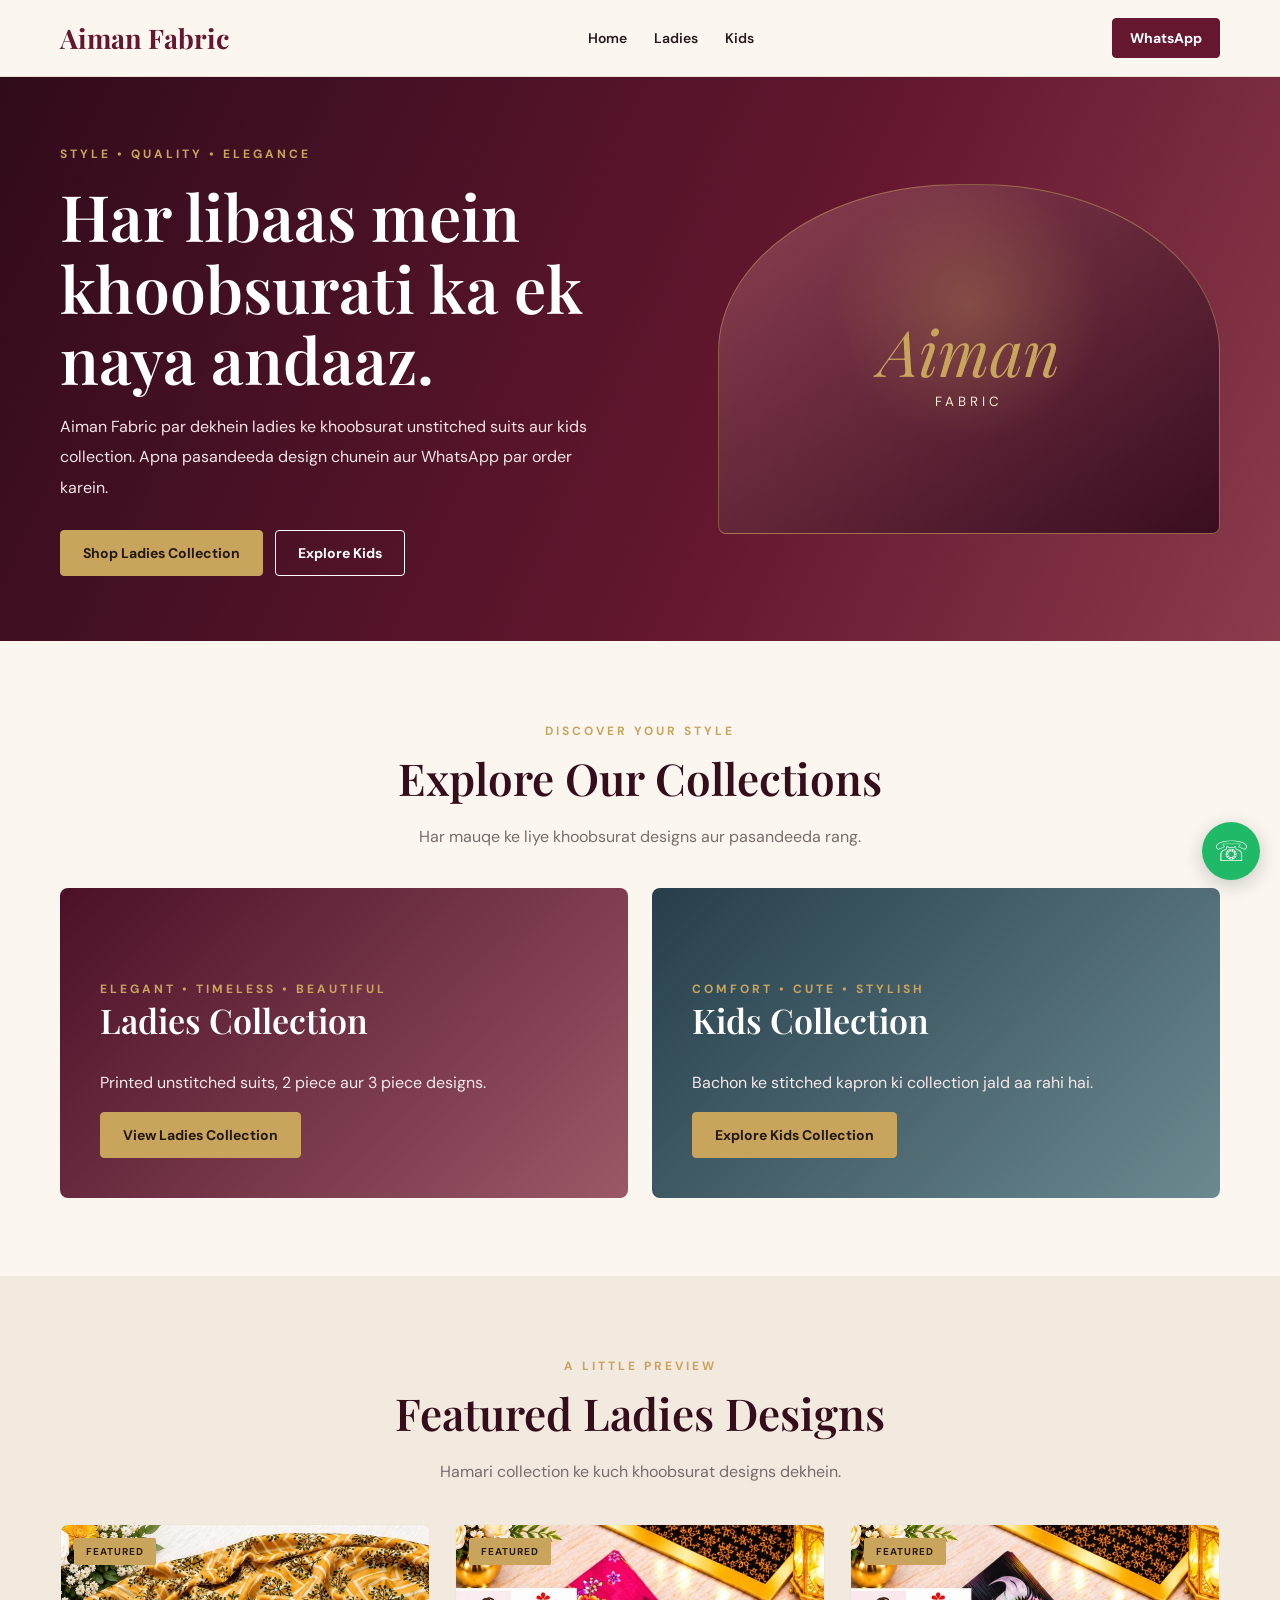
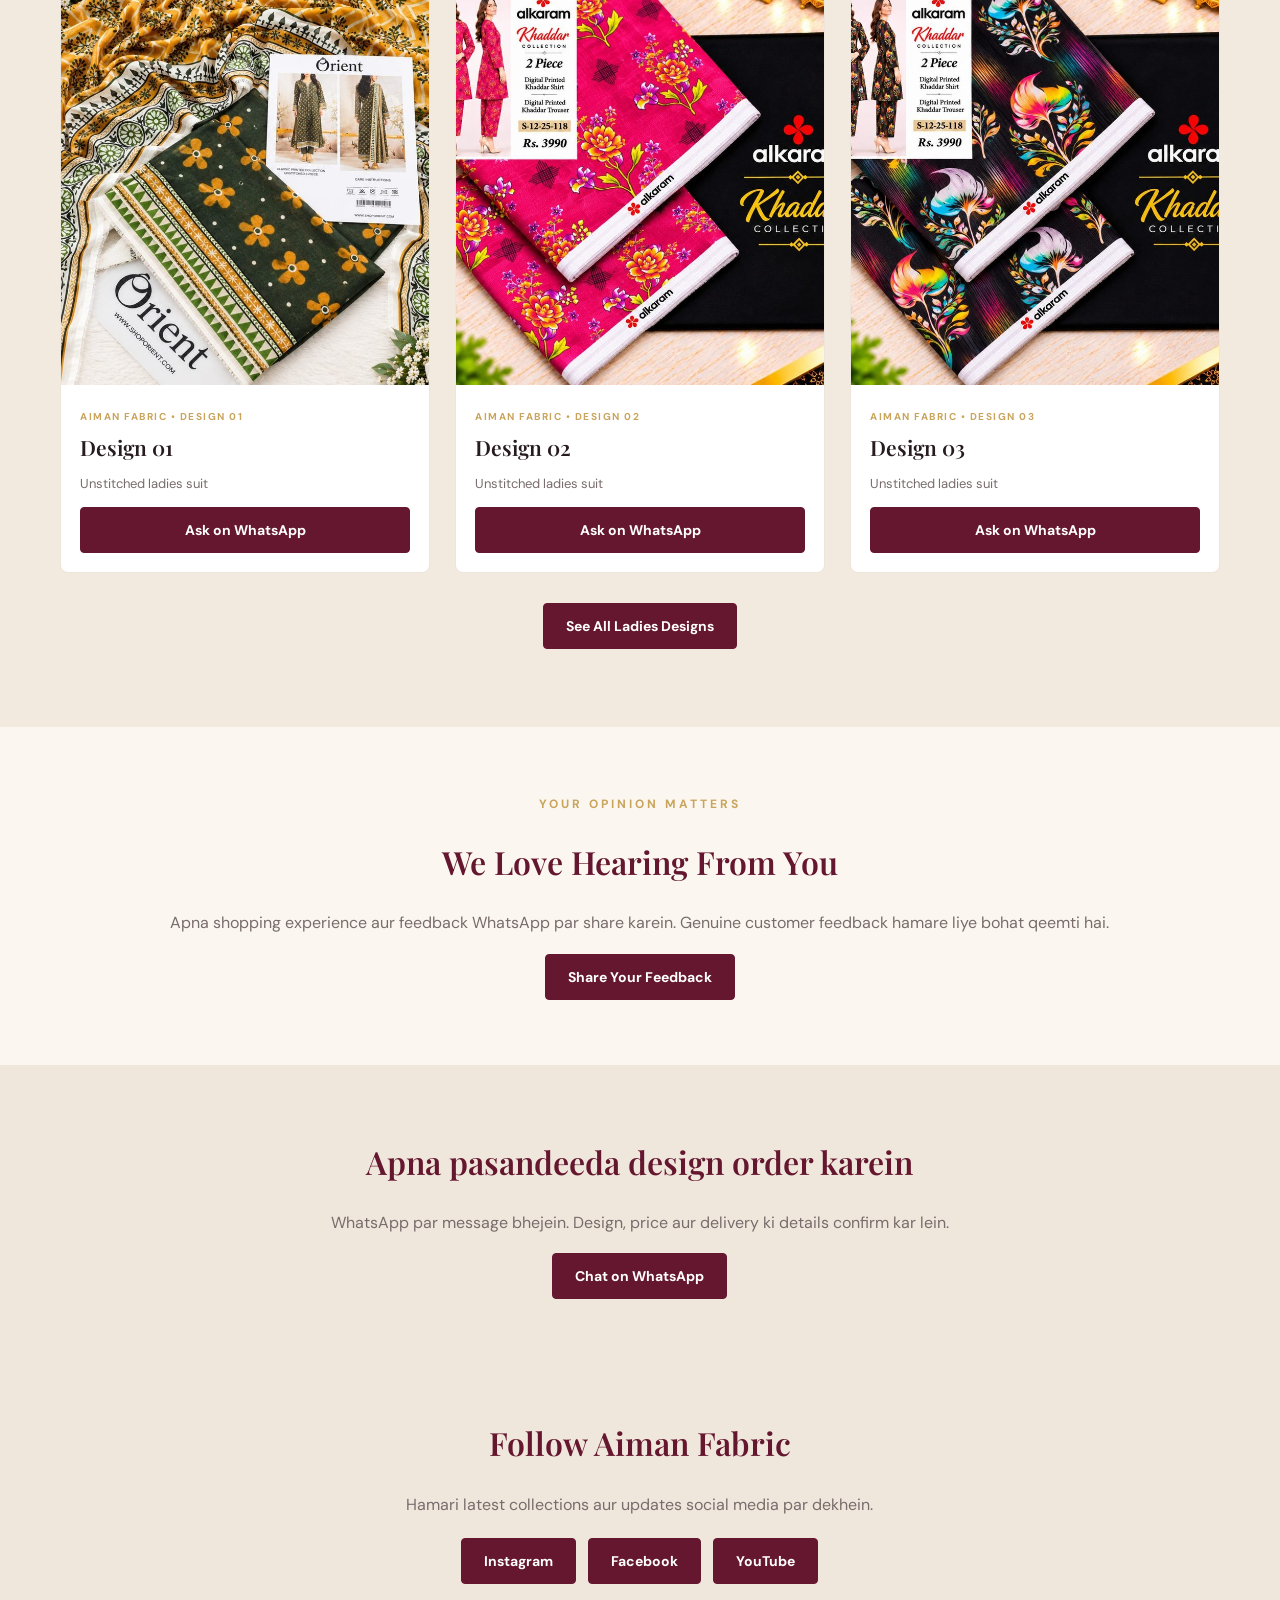
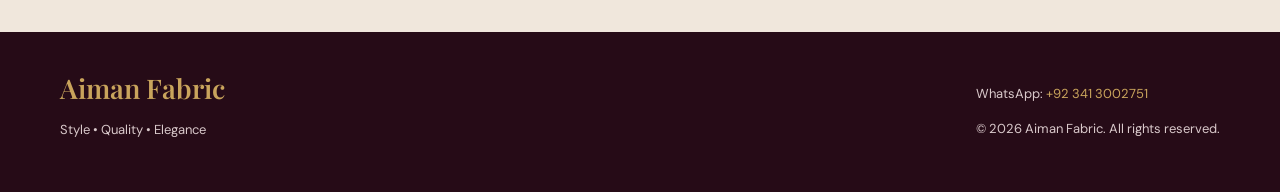
<file: index.html>
<!DOCTYPE html>
<html lang="en">
<head>
  <meta charset="UTF-8">
  <meta name="viewport" content="width=device-width, initial-scale=1.0">
  <title>Aiman Fabric | Style, Quality & Elegance</title>
  <meta name="description" content="Explore beautiful ladies unstitched suits and kids wear at Aiman Fabric.">
  <link rel="stylesheet" href="style.css">
</head>
<body>
<header class="site-header">
  <div class="wrap navbar">
    <a class="brand" href="index.html">Aiman Fabric</a>
    <nav class="nav-links">
      <a href="index.html">Home</a><a href="ladies.html">Ladies</a><a href="kids.html">Kids</a>
    </nav>
    <a class="btn btn-small" href="https://wa.me/923413002751" target="_blank" rel="noopener">WhatsApp</a>
  </div>
</header>

<main>
  <section class="hero">
    <div class="wrap hero-inner">
      <div>
        <span class="eyebrow">Style • Quality • Elegance</span>
        <h1>Har libaas mein khoobsurati ka ek naya andaaz.</h1>
        <p>Aiman Fabric par dekhein ladies ke khoobsurat unstitched suits aur kids collection. Apna pasandeeda design chunein aur WhatsApp par order karein.</p>
        <div class="hero-actions">
          <a class="btn btn-gold" href="ladies.html">Shop Ladies Collection</a>
          <a class="btn btn-outline" style="border-color:white;color:white" href="kids.html">Explore Kids</a>
        </div>
      </div>
      <div class="hero-art"><div><span>Aiman</span><small>FABRIC</small></div></div>
    </div>
  </section>

  <section class="section">
    <div class="wrap">
      <div class="section-heading reveal">
        <span class="eyebrow">Discover your style</span>
        <h2>Explore Our Collections</h2>
        <p>Har mauqe ke liye khoobsurat designs aur pasandeeda rang.</p>
      </div>
      <div class="category-grid">
        <article class="category-card reveal">
          <span class="eyebrow">Elegant • Timeless • Beautiful</span>
          <h3>Ladies Collection</h3>
          <p>Printed unstitched suits, 2 piece aur 3 piece designs.</p>
          <a class="btn btn-gold" href="ladies.html">View Ladies Collection</a>
        </article>
        <article class="category-card kids reveal">
          <span class="eyebrow">Comfort • Cute • Stylish</span>
          <h3>Kids Collection</h3>
          <p>Bachon ke stitched kapron ki collection jald aa rahi hai.</p>
          <a class="btn btn-gold" href="kids.html">Explore Kids Collection</a>
        </article>
      </div>
    </div>
  </section>

  <section class="section" style="background:#f2e9df">
    <div class="wrap">
      <div class="section-heading reveal">
        <span class="eyebrow">A little preview</span>
        <h2>Featured Ladies Designs</h2>
        <p>Hamari collection ke kuch khoobsurat designs dekhein.</p>
      </div>
      <div class="product-grid">
        <article class="product-card reveal">
          <div class="product-image">
            <img src="images/ladies-01.jpg" alt="Ladies suit design 1" loading="lazy">
            <span class="product-tag">Featured</span>
          </div>
          <div class="product-info">
            <span class="product-number">AIMAN FABRIC • DESIGN 01</span>
            <h3>Design 01</h3><p>Unstitched ladies suit</p>
            <a class="btn product-order" href="https://wa.me/923413002751?text=Assalam%20o%20Alaikum%2C%20mujhe%20Ladies%20Design%2001%20ki%20details%20chahiye." target="_blank" rel="noopener">Ask on WhatsApp</a>
          </div>
        </article>
        <article class="product-card reveal">
          <div class="product-image">
            <img src="images/ladies-02.jpg" alt="Ladies suit design 2" loading="lazy">
            <span class="product-tag">Featured</span>
          </div>
          <div class="product-info">
            <span class="product-number">AIMAN FABRIC • DESIGN 02</span>
            <h3>Design 02</h3><p>Unstitched ladies suit</p>
            <a class="btn product-order" href="https://wa.me/923413002751?text=Assalam%20o%20Alaikum%2C%20mujhe%20Ladies%20Design%2002%20ki%20details%20chahiye." target="_blank" rel="noopener">Ask on WhatsApp</a>
          </div>
        </article>
        <article class="product-card reveal">
          <div class="product-image">
            <img src="images/ladies-03.jpg" alt="Ladies suit design 3" loading="lazy">
            <span class="product-tag">Featured</span>
          </div>
          <div class="product-info">
            <span class="product-number">AIMAN FABRIC • DESIGN 03</span>
            <h3>Design 03</h3><p>Unstitched ladies suit</p>
            <a class="btn product-order" href="https://wa.me/923413002751?text=Assalam%20o%20Alaikum%2C%20mujhe%20Ladies%20Design%2003%20ki%20details%20chahiye." target="_blank" rel="noopener">Ask on WhatsApp</a>
          </div>
        </article>
      </div>
      <div style="text-align:center;margin-top:30px">
        <a class="btn" href="ladies.html">See All Ladies Designs</a>
      </div>
    </div>
  </section>

  <section class="feedback-section">
    <div class="wrap reveal">
      <span class="eyebrow">Your opinion matters</span>
      <h2>We Love Hearing From You</h2>
      <p>Apna shopping experience aur feedback WhatsApp par share karein. Genuine customer feedback hamare liye bohat qeemti hai.</p>
      <a class="btn" href="https://wa.me/923413002751?text=Assalam%20o%20Alaikum%2C%20main%20Aiman%20Fabric%20ke%20bare%20mein%20apna%20feedback%20share%20karna%20chahta%2Fchahti%20hoon." target="_blank" rel="noopener">Share Your Feedback</a>
    </div>
  </section>

  <section class="order-strip">
    <div class="wrap">
      <h2>Apna pasandeeda design order karein</h2>
      <p>WhatsApp par message bhejein. Design, price aur delivery ki details confirm kar lein.</p>
      <a class="btn" href="https://wa.me/923413002751?text=Assalam%20o%20Alaikum%2C%20mujhe%20Aiman%20Fabric%20ki%20collection%20dekhni%20hai." target="_blank" rel="noopener">Chat on WhatsApp</a>
    </div>
  </section>

  <section class="order-strip">
    <div class="wrap">
      <h2>Follow Aiman Fabric</h2>
      <p>Hamari latest collections aur updates social media par dekhein.</p>
      <div style="display:flex;justify-content:center;gap:12px;flex-wrap:wrap;margin-top:20px">
        <a class="btn" href="https://www.instagram.com/aiman.fabric/" target="_blank" rel="noopener">Instagram</a>
        <a class="btn" href="https://www.facebook.com/share/18s9bSbmYx/" target="_blank" rel="noopener">Facebook</a>
        <a class="btn" href="https://www.youtube.com/channel/UClzyJKndCQKOyNDF1zIoYUw" target="_blank" rel="noopener">YouTube</a>
      </div>
    </div>
  </section>
</main>

<footer class="site-footer">
  <div class="wrap footer-inner">
    <div><div class="footer-brand">Aiman Fabric</div><p>Style • Quality • Elegance</p></div>
    <div><p>WhatsApp: <a href="https://wa.me/923413002751" target="_blank" rel="noopener">+92 341 3002751</a></p><p>© <span id="year"></span> Aiman Fabric. All rights reserved.</p></div>
  </div>
</footer>
<a class="float-wa" href="https://wa.me/923413002751" target="_blank" rel="noopener" aria-label="WhatsApp">☏</a>
<script src="script.js"></script>
</body>
</html>
</file>
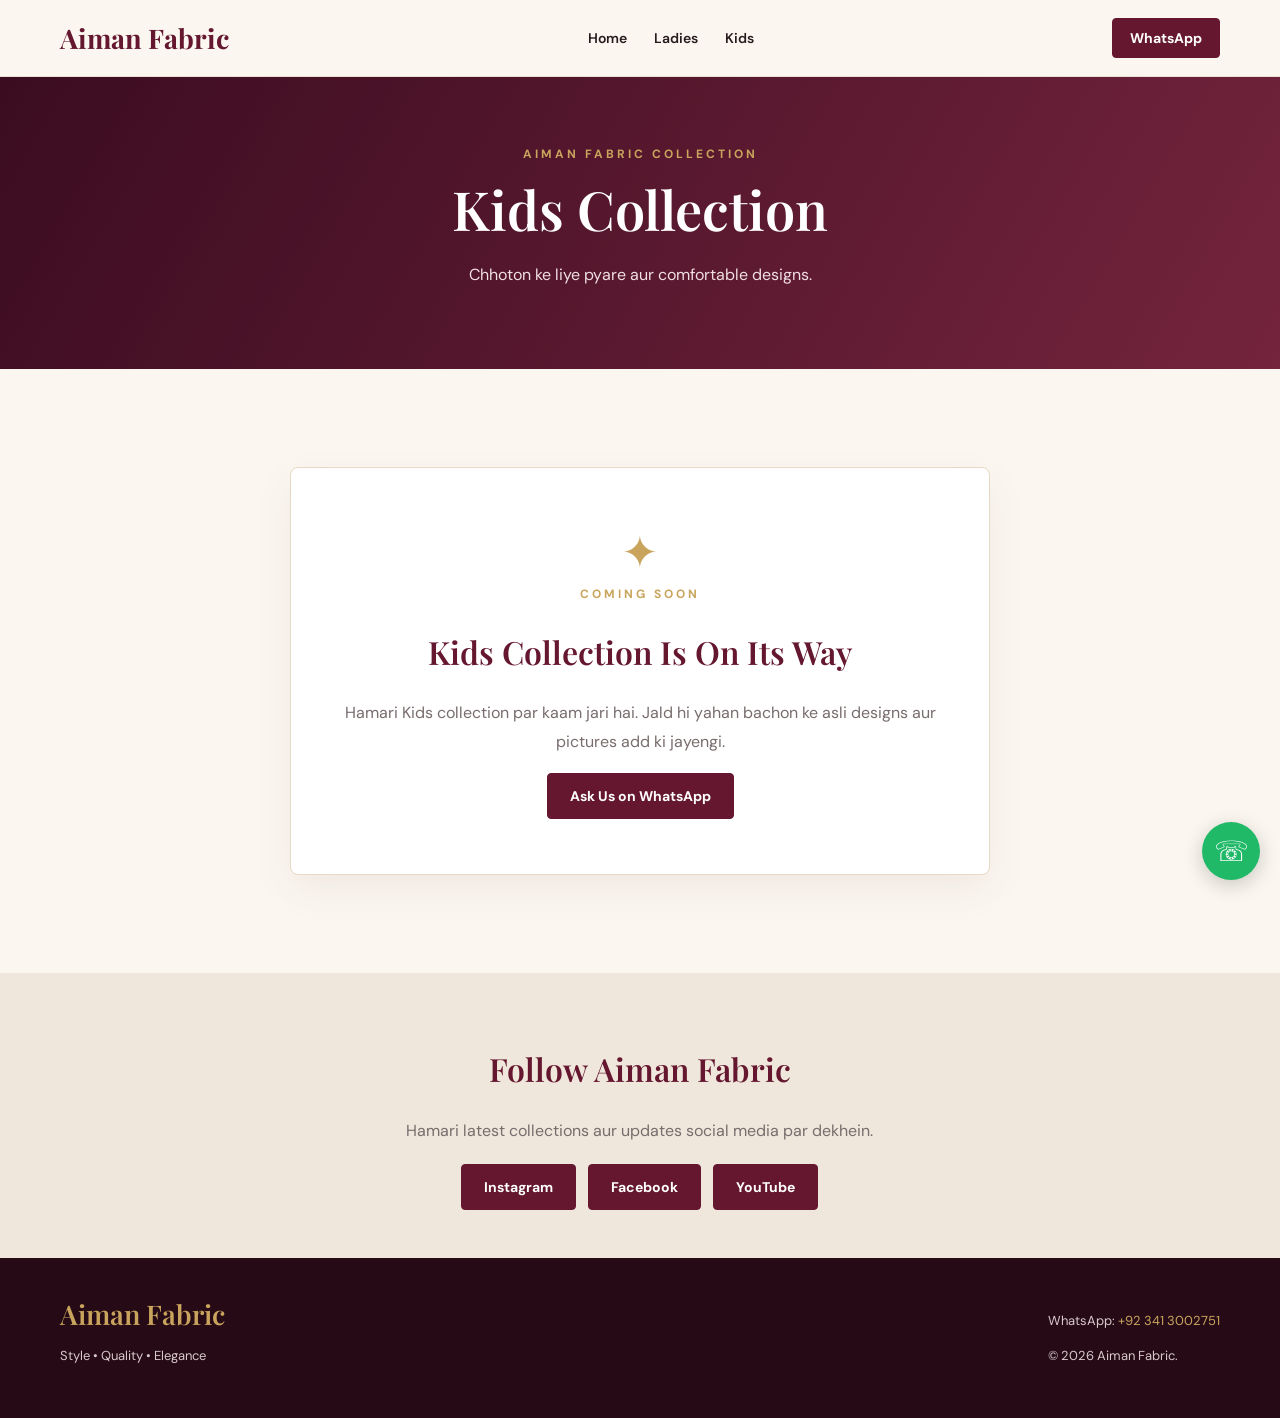
<file: kids.html>
<!DOCTYPE html>
<html lang="en">
<head>
  <meta charset="UTF-8">
  <meta name="viewport" content="width=device-width, initial-scale=1.0">
  <title>Kids Collection | Aiman Fabric</title>
  <meta name="description" content="Aiman Fabric kids collection. New designs coming soon.">
  <link rel="stylesheet" href="style.css">
</head>
<body>
<header class="site-header">
  <div class="wrap navbar">
    <a class="brand" href="index.html">Aiman Fabric</a>
    <nav class="nav-links">
      <a href="index.html">Home</a><a href="ladies.html">Ladies</a><a href="kids.html">Kids</a>
    </nav>
    <a class="btn btn-small" href="https://wa.me/923413002751" target="_blank" rel="noopener">WhatsApp</a>
  </div>
</header>

<main>
  <section class="page-hero">
    <div class="wrap">
      <span class="eyebrow">Aiman Fabric Collection</span>
      <h1>Kids Collection</h1>
      <p>Chhoton ke liye pyare aur comfortable designs.</p>
    </div>
  </section>

  <section class="section">
    <div class="wrap">
      <div class="coming-soon">
        <div class="symbol">✦</div>
        <span class="eyebrow">Coming Soon</span>
        <h2>Kids Collection Is On Its Way</h2>
        <p>Hamari Kids collection par kaam jari hai. Jald hi yahan bachon ke asli designs aur pictures add ki jayengi.</p>
        <a class="btn" href="https://wa.me/923413002751?text=Assalam%20o%20Alaikum%2C%20Kids%20collection%20kab%20available%20hogi%3F" target="_blank" rel="noopener">Ask Us on WhatsApp</a>
      </div>
    </div>
  </section>

  <section class="order-strip">
    <div class="wrap">
      <h2>Follow Aiman Fabric</h2>
      <p>Hamari latest collections aur updates social media par dekhein.</p>
      <div style="display:flex;justify-content:center;gap:12px;flex-wrap:wrap;margin-top:20px">
        <a class="btn" href="https://www.instagram.com/aiman.fabric/" target="_blank" rel="noopener">Instagram</a>
        <a class="btn" href="https://www.facebook.com/share/18s9bSbmYx/" target="_blank" rel="noopener">Facebook</a>
        <a class="btn" href="https://www.youtube.com/channel/UClzyJKndCQKOyNDF1zIoYUw" target="_blank" rel="noopener">YouTube</a>
      </div>
    </div>
  </section>
</main>

<footer class="site-footer">
  <div class="wrap footer-inner">
    <div><div class="footer-brand">Aiman Fabric</div><p>Style • Quality • Elegance</p></div>
    <div><p>WhatsApp: <a href="https://wa.me/923413002751" target="_blank" rel="noopener">+92 341 3002751</a></p><p>© <span id="year"></span> Aiman Fabric.</p></div>
  </div>
</footer>
<a class="float-wa" href="https://wa.me/923413002751" target="_blank" rel="noopener" aria-label="WhatsApp">☏</a>
<script src="script.js"></script>
</body>
</html>
</file>
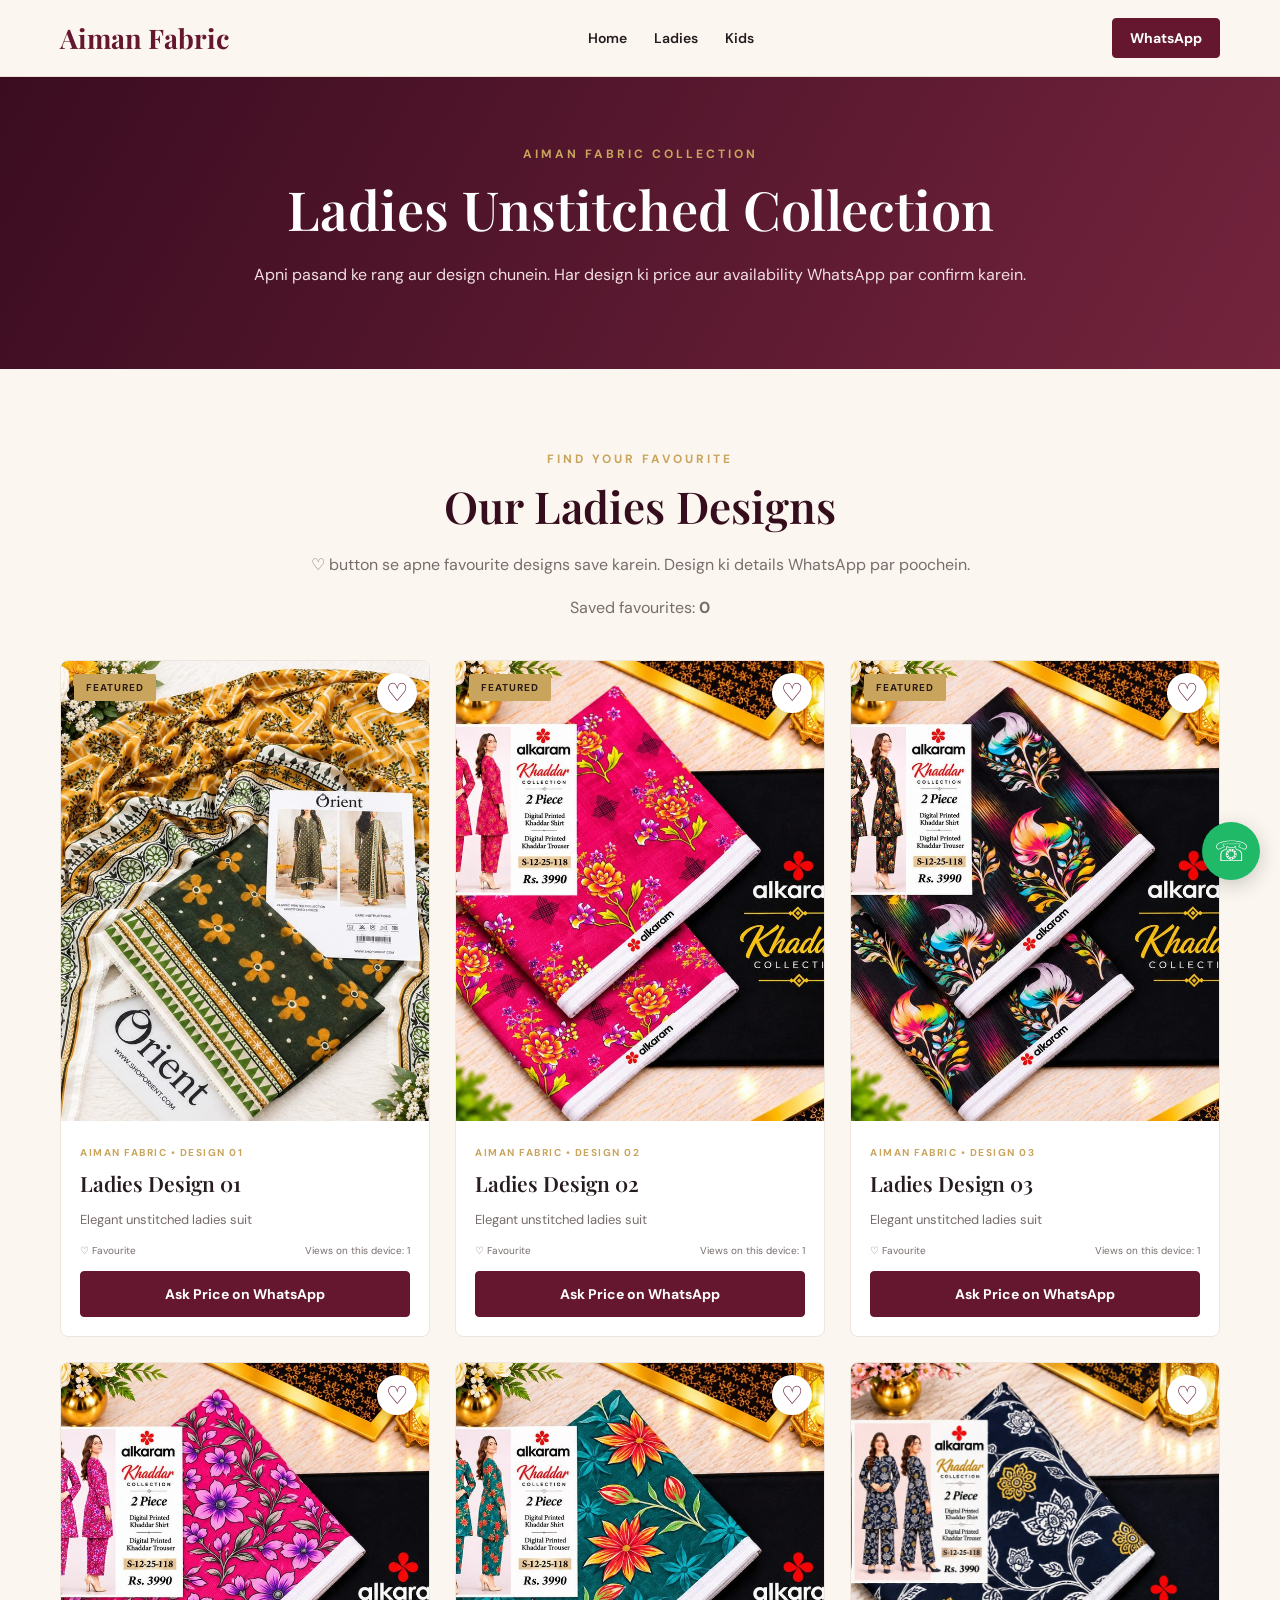
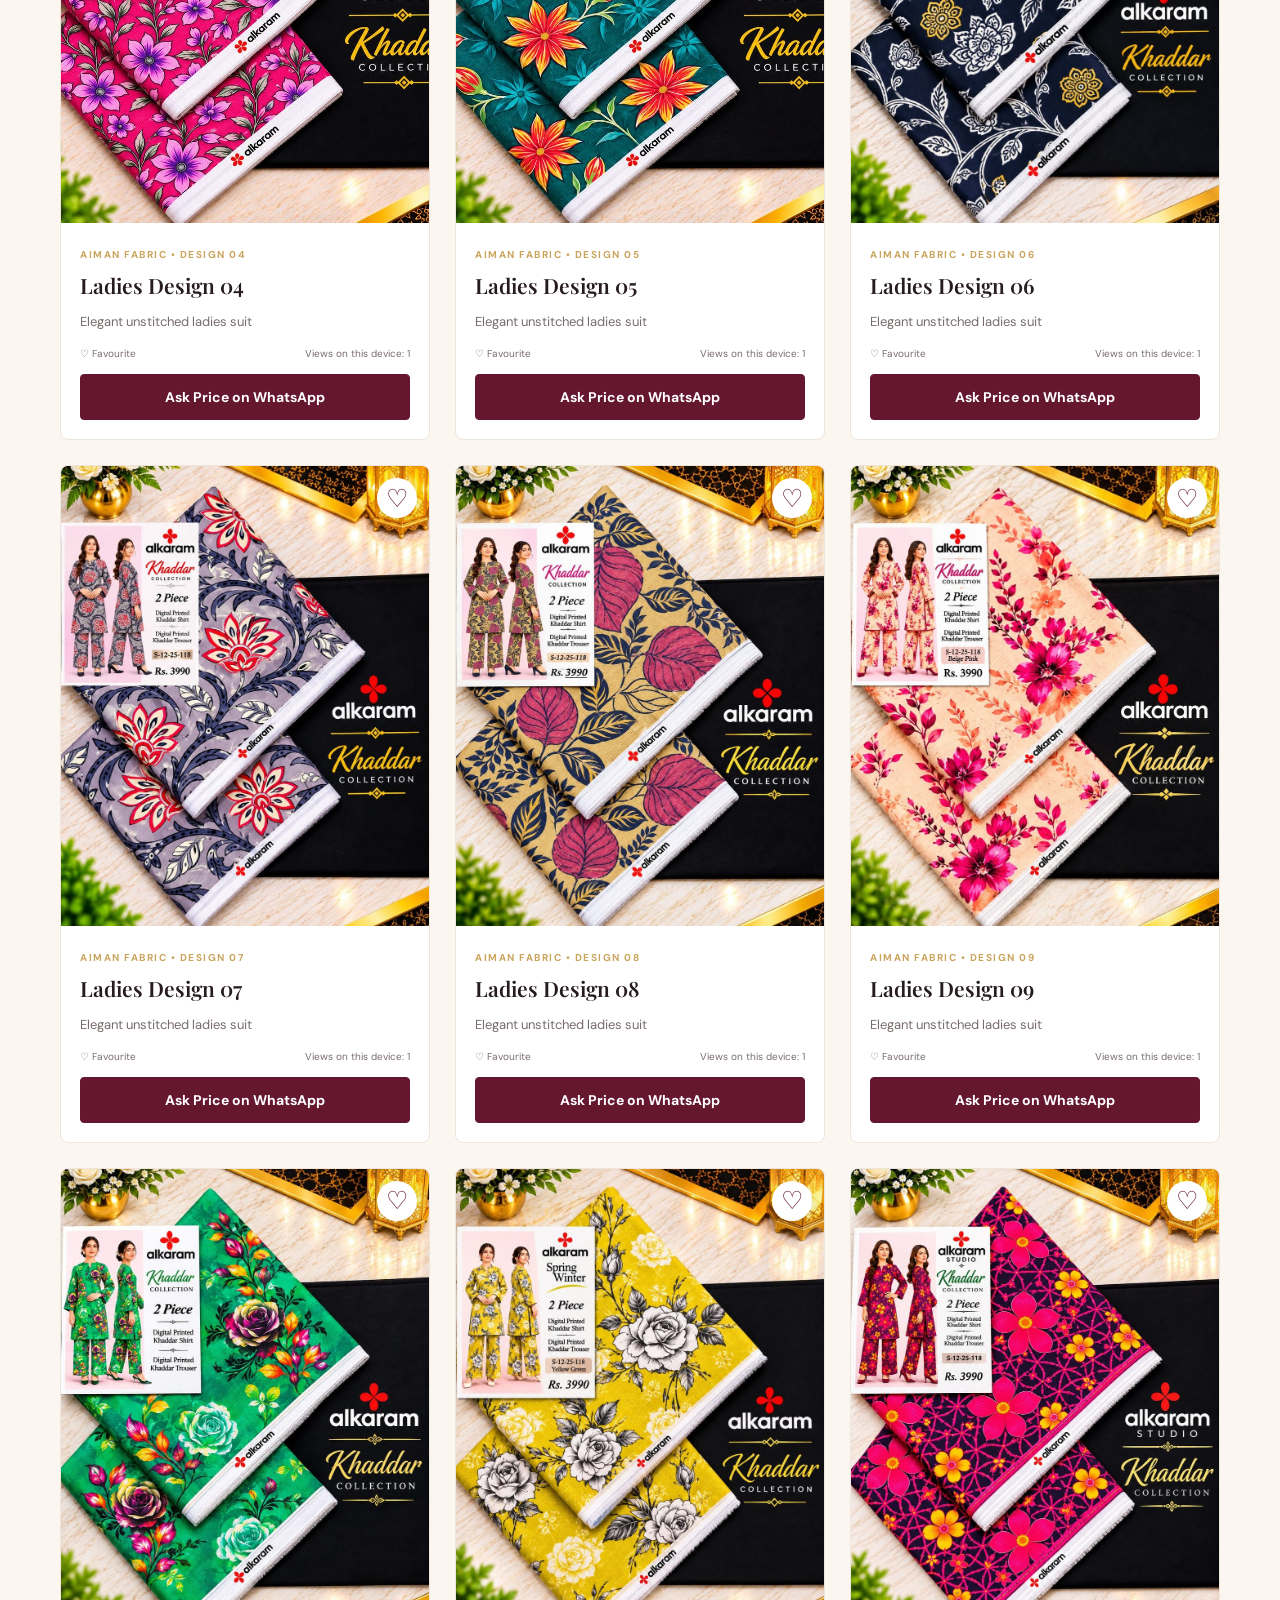
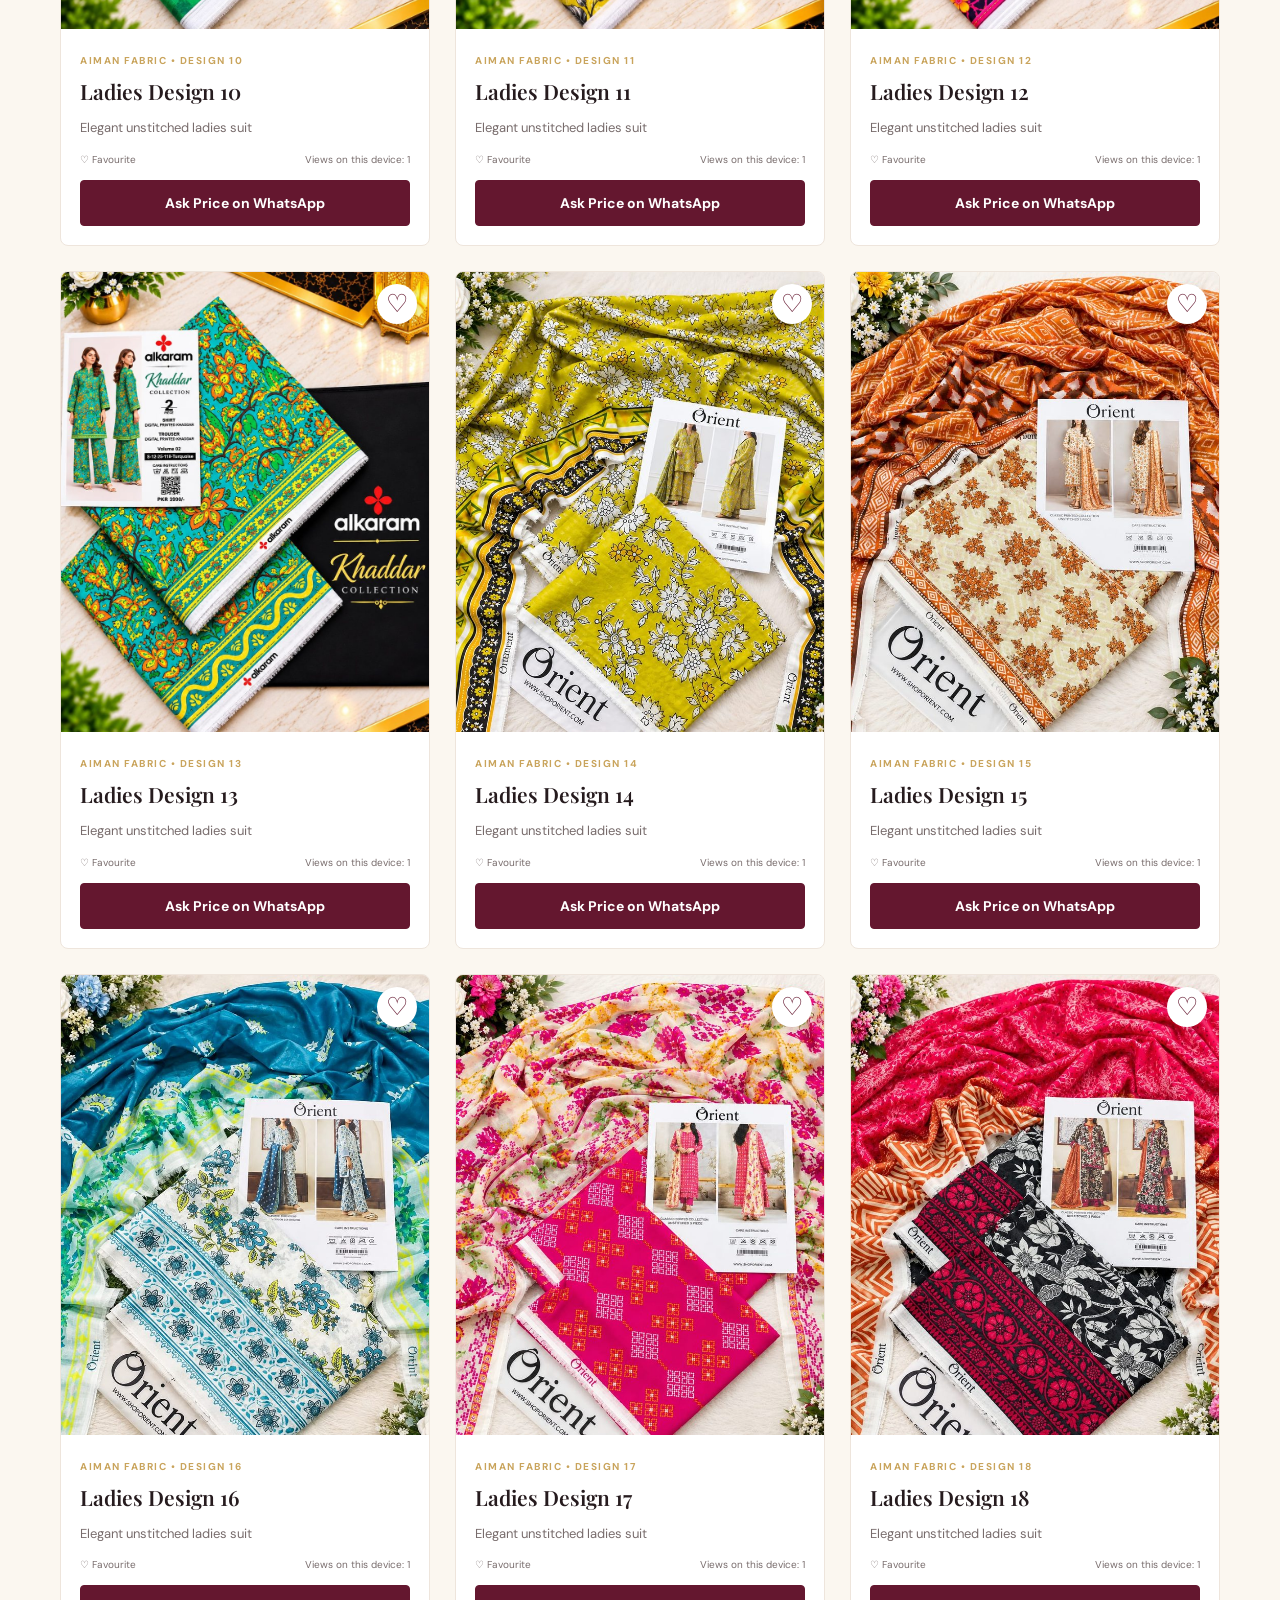
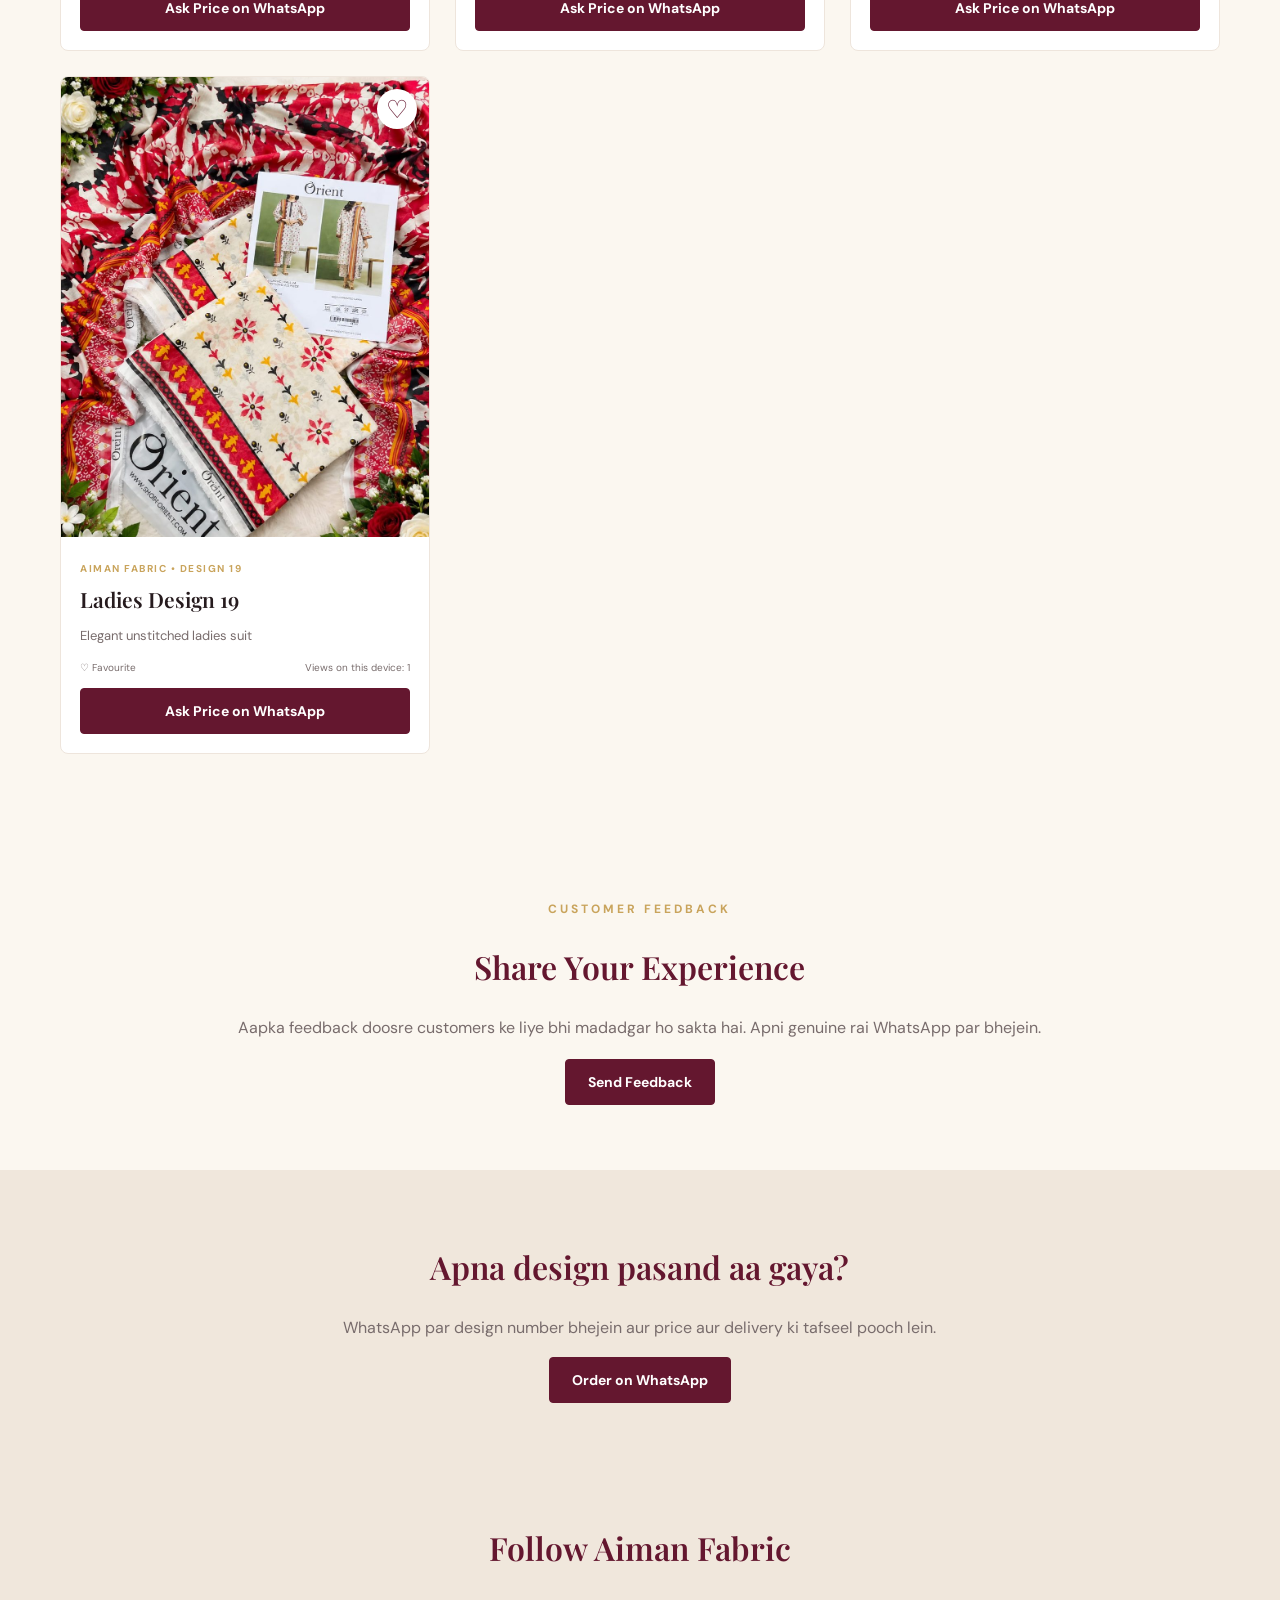
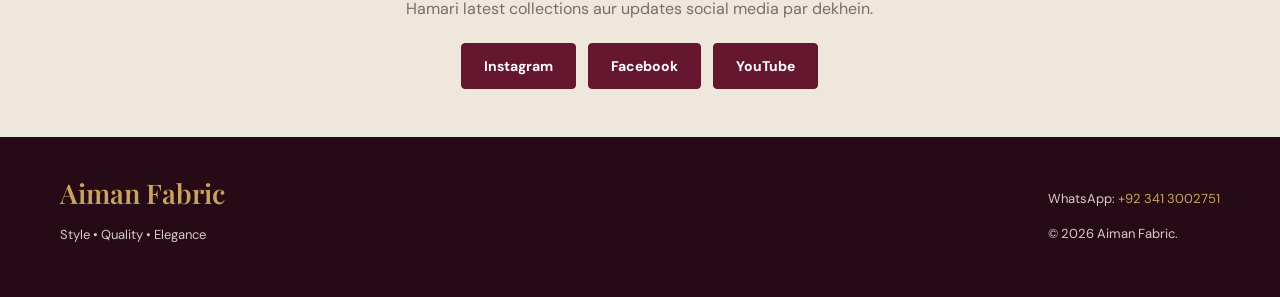
<file: ladies.html>
<!DOCTYPE html>
<html lang="en">
<head>
  <meta charset="UTF-8">
  <meta name="viewport" content="width=device-width, initial-scale=1.0">
  <title>Ladies Collection | Aiman Fabric</title>
  <meta name="description" content="Explore ladies unstitched suit designs at Aiman Fabric.">
  <link rel="stylesheet" href="style.css">
</head>
<body>
<header class="site-header">
  <div class="wrap navbar">
    <a class="brand" href="index.html">Aiman Fabric</a>
    <nav class="nav-links">
      <a href="index.html">Home</a><a href="ladies.html">Ladies</a><a href="kids.html">Kids</a>
    </nav>
    <a class="btn btn-small" href="https://wa.me/923413002751" target="_blank" rel="noopener">WhatsApp</a>
  </div>
</header>

<main>
  <section class="page-hero">
    <div class="wrap">
      <span class="eyebrow">Aiman Fabric Collection</span>
      <h1>Ladies Unstitched Collection</h1>
      <p>Apni pasand ke rang aur design chunein. Har design ki price aur availability WhatsApp par confirm karein.</p>
    </div>
  </section>

  <section class="section">
    <div class="wrap">
      <div class="section-heading">
        <span class="eyebrow">Find your favourite</span>
        <h2>Our Ladies Designs</h2>
        <p>♡ button se apne favourite designs save karein. Design ki details WhatsApp par poochein.</p>
        <p>Saved favourites: <strong id="favouriteCount">0</strong></p>
      </div>
      <div class="product-grid" id="ladiesProducts"></div>
    </div>
  </section>

  <section class="feedback-section">
    <div class="wrap">
      <span class="eyebrow">Customer feedback</span>
      <h2>Share Your Experience</h2>
      <p>Aapka feedback doosre customers ke liye bhi madadgar ho sakta hai. Apni genuine rai WhatsApp par bhejein.</p>
      <a class="btn" href="https://wa.me/923413002751?text=Assalam%20o%20Alaikum%2C%20main%20Aiman%20Fabric%20ke%20bare%20mein%20apna%20feedback%20share%20karna%20chahta%2Fchahti%20hoon." target="_blank" rel="noopener">Send Feedback</a>
    </div>
  </section>

  <section class="order-strip">
    <div class="wrap">
      <h2>Apna design pasand aa gaya?</h2>
      <p>WhatsApp par design number bhejein aur price aur delivery ki tafseel pooch lein.</p>
      <a class="btn" href="https://wa.me/923413002751?text=Assalam%20o%20Alaikum%2C%20mujhe%20Ladies%20collection%20ki%20details%20chahiye." target="_blank" rel="noopener">Order on WhatsApp</a>
    </div>
  </section>

  <section class="order-strip">
    <div class="wrap">
      <h2>Follow Aiman Fabric</h2>
      <p>Hamari latest collections aur updates social media par dekhein.</p>
      <div style="display:flex;justify-content:center;gap:12px;flex-wrap:wrap;margin-top:20px">
        <a class="btn" href="https://www.instagram.com/aiman.fabric/" target="_blank" rel="noopener">Instagram</a>
        <a class="btn" href="https://www.facebook.com/share/18s9bSbmYx/" target="_blank" rel="noopener">Facebook</a>
        <a class="btn" href="https://www.youtube.com/channel/UClzyJKndCQKOyNDF1zIoYUw" target="_blank" rel="noopener">YouTube</a>
      </div>
    </div>
  </section>
</main>

<footer class="site-footer">
  <div class="wrap footer-inner">
    <div><div class="footer-brand">Aiman Fabric</div><p>Style • Quality • Elegance</p></div>
    <div><p>WhatsApp: <a href="https://wa.me/923413002751" target="_blank" rel="noopener">+92 341 3002751</a></p><p>© <span id="year"></span> Aiman Fabric.</p></div>
  </div>
</footer>
<a class="float-wa" href="https://wa.me/923413002751" target="_blank" rel="noopener" aria-label="WhatsApp">☏</a>
<script src="script.js"></script>
</body>
</html>
</file>
<file: style.css>
@import url('https://fonts.googleapis.com/css2?family=DM+Sans:wght@400;500;600;700&family=Playfair+Display:wght@500;600;700&display=swap');

:root {
  --wine: #64172f;
  --wine-dark: #350d1c;
  --gold: #c9a45c;
  --cream: #fbf7f0;
  --ink: #261b1e;
  --muted: #786c6c;
}

* { box-sizing: border-box; }
html { scroll-behavior: smooth; }
body {
  margin: 0;
  background: var(--cream);
  color: var(--ink);
  font-family: 'DM Sans', sans-serif;
}
a { color: inherit; text-decoration: none; }
img { max-width: 100%; display: block; }
button { font: inherit; }
.wrap { width: min(1160px, 92%); margin: auto; }

.site-header {
  position: sticky;
  top: 0;
  z-index: 20;
  background: rgba(251,247,240,.96);
  border-bottom: 1px solid #e9dfd3;
  backdrop-filter: blur(12px);
}
.navbar {
  min-height: 76px;
  display: flex;
  align-items: center;
  justify-content: space-between;
  gap: 20px;
}
.brand {
  font-family: 'Playfair Display', serif;
  font-size: 27px;
  font-weight: 700;
  color: var(--wine);
}
.nav-links { display: flex; align-items: center; gap: 27px; }
.nav-links a { font-size: 14px; font-weight: 600; transition: .2s; }
.nav-links a:hover { color: var(--gold); }

.btn {
  display: inline-flex;
  justify-content: center;
  align-items: center;
  padding: 13px 22px;
  border: 1px solid var(--wine);
  border-radius: 4px;
  background: var(--wine);
  color: white;
  font-size: 14px;
  font-weight: 700;
  transition: .25s;
  cursor: pointer;
}
.btn:hover { background: var(--wine-dark); transform: translateY(-2px); }
.btn-outline { background: transparent; color: var(--wine); }
.btn-outline:hover { color: white; }
.btn-gold { background: var(--gold); border-color: var(--gold); color: #241812; }
.btn-small { padding: 10px 17px; }

.hero {
  background: linear-gradient(115deg, #300b1b, #64172f 60%, #8a3b4c);
  color: white;
  overflow: hidden;
  position: relative;
}
.hero-inner {
  min-height: 510px;
  display: grid;
  grid-template-columns: 1.1fr .9fr;
  align-items: center;
  gap: 45px;
  padding: 65px 0;
}
.eyebrow {
  color: var(--gold);
  text-transform: uppercase;
  letter-spacing: 3px;
  font-size: 12px;
  font-weight: 700;
}
.hero h1 {
  max-width: 650px;
  margin: 17px 0;
  font: 600 clamp(38px, 5vw, 66px)/1.12 'Playfair Display', serif;
}
.hero p { max-width: 560px; color: #f2e5e5; line-height: 1.9; }
.hero-actions { display: flex; gap: 12px; flex-wrap: wrap; margin-top: 27px; }
.hero-art {
  min-height: 350px;
  border: 1px solid rgba(201,164,92,.5);
  border-radius: 48% 48% 8px 8px;
  background: radial-gradient(circle at 50% 35%, rgba(201,164,92,.28), transparent 40%), linear-gradient(145deg,#8c4052,#3a0d20);
  display: grid;
  place-items: center;
  text-align: center;
  padding: 25px;
  animation: float 5s ease-in-out infinite;
}
.hero-art span { font: italic 64px 'Playfair Display', serif; color: var(--gold); }
.hero-art small { display: block; letter-spacing: 4px; color: #f8e9cf; }

.section { padding: 78px 0; }
.section-heading { text-align: center; margin: 0 auto 38px; }
.section-heading h2 {
  margin: 8px 0 12px;
  font: 600 clamp(30px,4vw,44px) 'Playfair Display', serif;
  color: var(--wine-dark);
}
.section-heading p { color: var(--muted); line-height: 1.7; }

.category-grid { display: grid; grid-template-columns: 1fr 1fr; gap: 24px; }
.category-card {
  min-height: 310px;
  padding: 40px;
  display: flex;
  flex-direction: column;
  justify-content: end;
  align-items: flex-start;
  border-radius: 8px;
  color: white;
  overflow: hidden;
  background: linear-gradient(135deg,#4b1027,#9b5867);
  transition: .35s;
}
.category-card:hover { transform: translateY(-6px); box-shadow: 0 18px 40px #4b10272b; }
.category-card.kids { background: linear-gradient(135deg,#263f4b,#6c8990); }
.category-card h3 { font: 600 34px 'Playfair Display',serif; margin: 0 0 10px; }
.category-card p { max-width: 430px; line-height: 1.7; color: #f6e9e9; }

.product-grid {
  display: grid;
  grid-template-columns: repeat(3,1fr);
  gap: 25px;
}
.product-card {
  background: white;
  border: 1px solid #eee5dc;
  border-radius: 8px;
  overflow: hidden;
  transition: .3s;
  position: relative;
}
.product-card:hover { transform: translateY(-7px); box-shadow: 0 16px 38px #4b10271a; }
.product-image { position: relative; overflow: hidden; background: #eee5dc; }
.product-card img {
  width: 100%;
  aspect-ratio: 4/5;
  object-fit: cover;
  transition: transform .6s;
}
.product-card:hover img { transform: scale(1.045); }
.product-tag {
  position: absolute;
  top: 13px;
  left: 13px;
  background: var(--gold);
  color: #291b13;
  padding: 7px 12px;
  font-size: 10px;
  font-weight: 700;
  letter-spacing: 1px;
  text-transform: uppercase;
  border-radius: 2px;
}
.favourite-btn {
  position: absolute;
  top: 12px;
  right: 12px;
  width: 40px;
  height: 40px;
  border: 0;
  border-radius: 50%;
  background: #fff;
  color: var(--wine);
  font-size: 25px;
  cursor: pointer;
  box-shadow: 0 3px 12px #0002;
  transition: .2s;
}
.favourite-btn:hover { transform: scale(1.1); }
.favourite-btn.active { color: #c21d50; }
.product-info { padding: 19px; }
.product-number { color: var(--gold); font-size: 10px; font-weight: 700; letter-spacing: 1.5px; }
.product-info h3 { margin: 8px 0; font: 600 21px 'Playfair Display',serif; }
.product-info p { color: var(--muted); font-size: 13px; line-height: 1.6; }
.product-meta {
  display: flex;
  justify-content: space-between;
  gap: 8px;
  color: var(--muted);
  font-size: 10px;
  margin: 14px 0;
}
.product-order { width: 100%; }

.page-hero {
  padding: 65px 0;
  text-align: center;
  background: linear-gradient(120deg,#3b0c20,#74243d);
  color: white;
}
.page-hero h1 { font: 600 clamp(36px,5vw,54px) 'Playfair Display',serif; margin: 10px 0; }
.page-hero p { color: #f1dfe3; line-height: 1.7; }

.coming-soon {
  max-width: 700px;
  margin: 20px auto;
  padding: 55px 30px;
  border: 1px solid #e8d9c6;
  background: white;
  text-align: center;
  border-radius: 8px;
  box-shadow: 0 15px 40px #4b102710;
}
.coming-soon .symbol { font-size: 45px; color: var(--gold); }
.coming-soon h2 { font: 600 32px 'Playfair Display',serif; color: var(--wine); }
.coming-soon p { color: var(--muted); line-height: 1.8; }

.order-strip { padding: 48px 20px; text-align: center; background: #f0e7dc; }
.order-strip h2 { font: 600 32px 'Playfair Display',serif; color: var(--wine); }
.order-strip p { color: var(--muted); line-height: 1.7; }

.feedback-section { padding: 65px 20px; text-align: center; }
.feedback-section h2 { font: 600 32px 'Playfair Display',serif; color: var(--wine); }
.feedback-section p { color: var(--muted); line-height: 1.8; }

.site-footer { background: #260b17; color: white; padding: 38px 0; }
.footer-inner { display: flex; align-items: center; justify-content: space-between; gap: 20px; }
.footer-brand { font: 600 27px 'Playfair Display',serif; color: var(--gold); }
.site-footer p { color: #d9c9cb; font-size: 13px; line-height: 1.7; }
.site-footer a { color: var(--gold); }

.float-wa {
  position: fixed;
  right: 20px;
  bottom: 20px;
  z-index: 30;
  width: 58px;
  height: 58px;
  border-radius: 50%;
  background: #20b968;
  color: white;
  display: grid;
  place-items: center;
  font-size: 28px;
  box-shadow: 0 5px 20px #0003;
  transition: .2s;
}
.float-wa:hover { transform: scale(1.1); }
.empty-note { text-align: center; color: var(--muted); padding: 25px; }

.reveal { opacity: 0; transform: translateY(22px); transition: opacity .7s, transform .7s; }
.reveal.visible { opacity: 1; transform: translateY(0); }

@keyframes float {
  0%,100% { transform: translateY(0); }
  50% { transform: translateY(-10px); }
}

@media (max-width: 760px) {
  .navbar { min-height: 68px; flex-wrap: wrap; padding: 12px 0; }
  .brand { font-size: 23px; }
  .nav-links { order: 3; width: 100%; justify-content: center; gap: 20px; }
  .nav-links a { font-size: 12px; }
  .hero-inner { grid-template-columns: 1fr; padding: 55px 0 45px; gap: 30px; }
  .hero-art { min-height: 230px; }
  .hero-art span { font-size: 48px; }
  .category-grid { grid-template-columns: 1fr; }
  .category-card { min-height: 260px; padding: 27px; }
  .product-grid { grid-template-columns: repeat(2,minmax(0,1fr)); gap: 12px; }
  .product-info { padding: 12px; }
  .product-info h3 { font-size: 16px; }
  .product-info p { font-size: 12px; }
  .product-order { padding: 10px 7px; font-size: 11px; }
  .product-meta { flex-direction: column; }
  .section { padding: 55px 0; }
  .footer-inner { flex-direction: column; align-items: flex-start; }
}
@media (max-width: 390px) {
  .product-grid { grid-template-columns: 1fr; }
}
@media (prefers-reduced-motion: reduce) {
  *, *::before, *::after { scroll-behavior: auto !important; animation: none !important; transition: none !important; }
  .reveal { opacity: 1; transform: none; }
}
</file>
